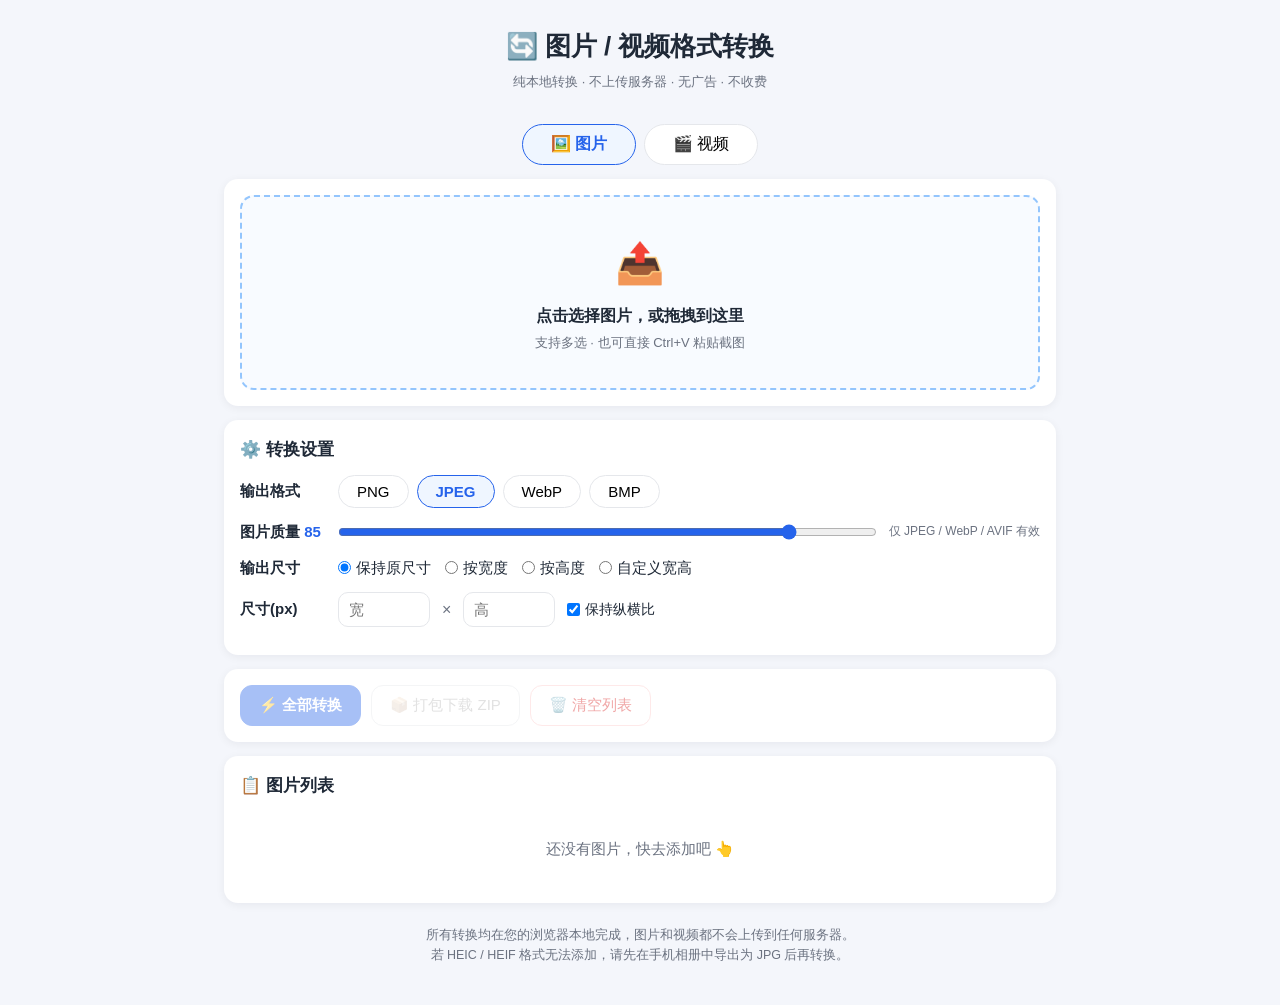
<file: index.html>
<!DOCTYPE html>
<html lang="zh-CN">
<head>
<meta charset="UTF-8">
<meta name="viewport" content="width=device-width, initial-scale=1.0, maximum-scale=1.0, user-scalable=no">
<title>图片视频格式转换 - 免费在线本地转换</title>
<meta name="description" content="免费图片和视频格式转换工具，支持 PNG、JPEG、AVIF、MP4、MOV、MKV、WebM 等格式，所有转换均在浏览器本地完成，不上传服务器。">
<link rel="stylesheet" href="styles.css?v=20260929p">
</head>
<body>
<header class="topbar">
  <h1>🔄 图片 / 视频格式转换</h1>
  <p class="tagline">纯本地转换 · 不上传服务器 · 无广告 · 不收费</p>
</header>

<main class="container">

  <!-- 模式切换 -->
  <div class="fmt-btns mode-tabs" id="modeTabs" role="tablist" aria-label="转换模式">
    <button class="fmt-btn active" data-mode="image" role="tab" aria-selected="true">🖼️ 图片</button>
    <button class="fmt-btn" data-mode="video" role="tab" aria-selected="false">🎬 视频</button>
  </div>

  <!-- 上传区 -->
  <section class="card">
    <div id="dropzone" class="dropzone" tabindex="0" role="button" aria-label="选择图片">
      <div class="dz-icon" id="dzIcon">📤</div>
      <div class="dz-text" id="dzText">点击选择图片，或拖拽到这里</div>
      <div class="dz-hint" id="dzHint">支持多选 · 也可直接 Ctrl+V 粘贴截图</div>
      <input type="file" id="fileInput" accept="image/*" multiple hidden>
    </div>
    <div id="uploadTip" class="tip" hidden></div>
  </section>

  <!-- 转换设置:图片模式 -->
  <section class="card" id="imgSettings">
    <h2>⚙️ 转换设置</h2>

    <div class="setting-row">
      <span class="setting-label">输出格式</span>
      <div class="fmt-btns" id="fmtBtns">
        <button class="fmt-btn" data-fmt="png">PNG</button>
        <button class="fmt-btn active" data-fmt="jpeg">JPEG</button>
        <button class="fmt-btn" data-fmt="webp" id="webpBtn">WebP</button>
        <button class="fmt-btn" data-fmt="bmp">BMP</button>
        <button class="fmt-btn" data-fmt="avif" id="avifBtn" hidden>AVIF</button>
      </div>
    </div>

    <div class="setting-row" id="qualityRow">
      <span class="setting-label">图片质量 <b id="qualityVal">85</b></span>
      <input type="range" id="quality" min="1" max="100" value="85" step="1">
      <span class="range-hint">仅 JPEG / WebP / AVIF 有效</span>
    </div>

    <div class="setting-row">
      <span class="setting-label">输出尺寸</span>
      <div class="size-modes" id="sizeModes">
        <label><input type="radio" name="sizeMode" value="orig" checked> 保持原尺寸</label>
        <label><input type="radio" name="sizeMode" value="width"> 按宽度</label>
        <label><input type="radio" name="sizeMode" value="height"> 按高度</label>
        <label><input type="radio" name="sizeMode" value="custom"> 自定义宽高</label>
      </div>
    </div>

    <div class="setting-row" id="sizeInputs" hidden>
      <span class="setting-label">尺寸(px)</span>
      <input type="number" id="inWidth" class="num" min="1" max="16000" placeholder="宽">
      <span class="times">×</span>
      <input type="number" id="inHeight" class="num" min="1" max="16000" placeholder="高">
      <label class="ratio" id="ratioWrap" hidden><input type="checkbox" id="keepRatio" checked> 保持纵横比</label>
    </div>
  </section>

  <!-- 转换设置:视频模式 -->
  <section class="card" id="vidSettings" hidden>
    <h2>⚙️ 转换设置</h2>

    <div class="setting-row">
      <span class="setting-label">输出格式</span>
      <div class="fmt-btns" id="vfmtBtns">
        <button class="fmt-btn active" data-fmt="mp4">MP4</button>
        <button class="fmt-btn" data-fmt="webm">WebM</button>
        <button class="fmt-btn" data-fmt="mov">MOV</button>
        <button class="fmt-btn" data-fmt="mkv">MKV</button>
      </div>
    </div>

    <div class="setting-row">
      <span class="setting-label">视频质量</span>
      <div class="fmt-btns" id="vqBtns">
        <button class="fmt-btn" data-q="small">小文件</button>
        <button class="fmt-btn active" data-q="balanced">平衡</button>
        <button class="fmt-btn" data-q="high">高质量</button>
      </div>
    </div>

    <div class="setting-row">
      <span class="setting-label">输出尺寸</span>
      <div class="size-modes" id="vsizeModes">
        <label><input type="radio" name="vsizeMode" value="orig" checked> 保持原尺寸</label>
        <label><input type="radio" name="vsizeMode" value="1080p"> 1080p</label>
        <label><input type="radio" name="vsizeMode" value="720p"> 720p</label>
        <label><input type="radio" name="vsizeMode" value="480p"> 480p</label>
        <label><input type="radio" name="vsizeMode" value="custom"> 自定义</label>
      </div>
    </div>

    <div class="setting-row" id="vsizeInputs" hidden>
      <span class="setting-label">尺寸(px)</span>
      <input type="number" id="vinWidth" class="num" min="16" max="7680" placeholder="宽">
      <span class="times">×</span>
      <input type="number" id="vinHeight" class="num" min="16" max="7680" placeholder="高">
      <label class="ratio"><input type="checkbox" id="vkeepRatio" checked> 保持纵横比</label>
    </div>

    <div class="setting-row">
      <span class="setting-label">帧率</span>
      <div class="size-modes" id="vfpsModes">
        <label><input type="radio" name="vfps" value="keep" checked> 保持原帧率</label>
        <label><input type="radio" name="vfps" value="24"> 24 FPS</label>
        <label><input type="radio" name="vfps" value="30"> 30 FPS</label>
        <label><input type="radio" name="vfps" value="60"> 60 FPS</label>
      </div>
    </div>

    <div class="setting-row">
      <span class="setting-label">音频</span>
      <div class="size-modes" id="vaudioModes">
        <label><input type="radio" name="vaudio" value="keep" checked> 保留音频</label>
        <label><input type="radio" name="vaudio" value="mute"> 静音</label>
      </div>
    </div>

    <div class="setting-row">
      <span class="setting-label">视频引擎</span>
      <span id="engineStatus" class="engine-status">未加载（首次进入视频模式时加载）</span>
      <button id="btnRetryEngine" class="btn" hidden>🔄 重新加载视频引擎</button>
    </div>
  </section>

  <!-- 批量操作 -->
  <section class="card actions">
    <button id="btnConvertAll" class="btn primary" disabled>⚡ 全部转换</button>
    <button id="btnCancelVideo" class="btn danger" hidden>✕ 取消转换</button>
    <button id="btnZip" class="btn" disabled>📦 打包下载 ZIP</button>
    <button id="btnClear" class="btn danger" disabled>🗑️ 清空列表</button>
    <span id="countLabel" class="count"></span>
  </section>

  <!-- 文件列表 -->
  <section class="card">
    <h2 id="listTitle">📋 图片列表</h2>
    <div id="emptyState" class="empty">还没有图片，快去添加吧 👆</div>
    <ul id="fileList" class="file-list"></ul>
  </section>

  <footer class="foot">
    所有转换均在您的浏览器本地完成，图片和视频都不会上传到任何服务器。<br>
    若 HEIC / HEIF 格式无法添加，请先在手机相册中导出为 JPG 后再转换。
  </footer>
</main>

<!-- 对比预览弹窗 -->
<div id="modal" class="modal" hidden>
  <div class="modal-box">
    <div class="modal-head">
      <span id="modalTitle">原图 / 结果对比</span>
      <button id="modalClose" class="btn small">✖ 关闭</button>
    </div>
    <div class="modal-imgs">
      <figure>
        <figcaption>原图 <span id="modalOrigInfo"></span></figcaption>
        <img id="modalOrig" alt="原图">
      </figure>
      <figure>
        <figcaption>转换后 <span id="modalNewInfo"></span></figcaption>
        <img id="modalNew" alt="转换结果">
      </figure>
    </div>
  </div>
</div>

<div id="toast" class="toast" hidden></div>

<!-- JSZip 按需加载:只有点击"打包下载 ZIP"时才下载,不点击则零成本 -->
<script src="app.js?v=20260929p"></script>
</body>
</html>
</file>
<file: styles.css>
/* 图片格式转换 - 纯净版样式 */
*{box-sizing:border-box;margin:0;padding:0}
:root{
  --bg:#f4f6fb; --card:#ffffff; --ink:#1f2937; --muted:#6b7280;
  --primary:#2563eb; --primary-d:#1d4ed8; --ok:#059669; --warn:#d97706;
  --danger:#dc2626; --line:#e5e7eb; --radius:14px;
}
body{
  font-family:-apple-system,BlinkMacSystemFont,"PingFang SC","Hiragino Sans GB","Microsoft YaHei",sans-serif;
  background:var(--bg); color:var(--ink); line-height:1.6;
  -webkit-tap-highlight-color:transparent;
}
.topbar{text-align:center;padding:26px 16px 10px}
.topbar h1{font-size:26px}
.tagline{color:var(--muted);font-size:13px;margin-top:4px}
.container{max-width:860px;margin:0 auto;padding:8px 14px 40px}
.card{background:var(--card);border-radius:var(--radius);padding:16px;margin-top:14px;
  box-shadow:0 2px 10px rgba(15,23,42,.06)}
.card h2{font-size:17px;margin-bottom:12px}

/* 上传区 */
.dropzone{
  border:2px dashed #93c5fd;border-radius:var(--radius);text-align:center;
  padding:34px 16px;cursor:pointer;background:#f8fbff;transition:.15s;outline:none;
}
.dropzone:hover,.dropzone.dragover{border-color:var(--primary);background:#eff6ff}
.dz-icon{font-size:40px}
.dz-text{font-size:16px;font-weight:600;margin-top:8px}
.dz-hint{font-size:13px;color:var(--muted);margin-top:4px}
.tip{margin-top:10px;font-size:13px;color:var(--warn);background:#fffbeb;
  border:1px solid #fde68a;border-radius:10px;padding:8px 12px}

/* 设置 */
.setting-row{display:flex;align-items:center;gap:12px;margin:12px 0;flex-wrap:wrap}
.setting-label{font-weight:600;min-width:86px;font-size:15px}
.setting-label b{color:var(--primary)}
.fmt-btns{display:flex;gap:8px;flex-wrap:wrap}
.fmt-btn{border:1.5px solid var(--line);background:#fff;border-radius:999px;
  padding:7px 18px;font-size:15px;cursor:pointer}
.fmt-btn.active{border-color:var(--primary);background:#eff6ff;color:var(--primary);font-weight:700}
input[type=range]{flex:1;min-width:140px;accent-color:var(--primary)}
.range-hint{font-size:12px;color:var(--muted)}
.size-modes{display:flex;gap:14px;flex-wrap:wrap;font-size:15px}
.size-modes label{cursor:pointer;display:flex;align-items:center;gap:5px}
.num{width:92px;padding:8px 10px;border:1.5px solid var(--line);border-radius:10px;font-size:15px}
.times{color:var(--muted)}
.ratio{font-size:14px;display:flex;align-items:center;gap:5px;cursor:pointer}

/* 按钮 */
.actions{display:flex;gap:10px;align-items:center;flex-wrap:wrap}
.btn{border:1.5px solid var(--line);background:#fff;border-radius:12px;
  padding:10px 18px;font-size:15px;cursor:pointer}
.btn:disabled{opacity:.4;cursor:not-allowed}
.btn.primary{background:var(--primary);border-color:var(--primary);color:#fff;font-weight:700}
.btn.primary:not(:disabled):active{background:var(--primary-d)}
.btn.danger{color:var(--danger);border-color:#fecaca}
.btn.small{padding:6px 12px;font-size:13px}
.count{margin-left:auto;font-size:13px;color:var(--muted)}

/* 文件列表 */
.empty{text-align:center;color:var(--muted);padding:26px 0;font-size:15px}
.file-list{list-style:none;display:flex;flex-direction:column;gap:12px}
.file-item{display:flex;gap:12px;border:1px solid var(--line);border-radius:12px;
  padding:10px;background:#fff;align-items:center}
.thumb{width:72px;height:72px;object-fit:cover;border-radius:10px;background:#f3f4f6;flex:none}
.file-info{flex:1;min-width:0}
.file-name{font-weight:600;font-size:14px;overflow:hidden;text-overflow:ellipsis;white-space:nowrap}
.file-meta{font-size:12.5px;color:var(--muted);margin-top:2px}
.file-result{font-size:13px;margin-top:4px}
.file-result .ok{color:var(--ok);font-weight:600}
.file-result .bad{color:var(--danger)}
.status{font-size:12px;border-radius:999px;padding:2px 10px;margin-left:6px;white-space:nowrap}
.status.wait{background:#f3f4f6;color:var(--muted)}
.status.doing{background:#fef3c7;color:#92400e}
.status.done{background:#d1fae5;color:#065f46}
.status.fail{background:#fee2e2;color:#991b1b}
.item-btns{display:flex;flex-direction:column;gap:6px;flex:none}
.item-btns .btn{padding:6px 10px;font-size:13px;white-space:nowrap}

.foot{text-align:center;color:var(--muted);font-size:12.5px;margin-top:22px}

/* 弹窗 */
.modal{position:fixed;inset:0;background:rgba(15,23,42,.55);display:flex;
  align-items:center;justify-content:center;z-index:50;padding:14px}
.modal[hidden]{display:none}
.modal-box{background:#fff;border-radius:var(--radius);max-width:860px;width:100%;
  max-height:92vh;overflow:auto;padding:16px}
.modal-head{display:flex;justify-content:space-between;align-items:center;margin-bottom:12px}
.modal-head span{font-weight:700;font-size:16px}
.modal-imgs{display:flex;gap:12px}
.modal-imgs figure{flex:1;min-width:0;text-align:center}
.modal-imgs img{max-width:100%;max-height:60vh;border-radius:10px;border:1px solid var(--line)}
.modal-imgs figcaption{font-size:13px;color:var(--muted);margin-bottom:6px}
.modal-imgs figcaption span{color:var(--ink)}

/* toast */
.toast{position:fixed;left:50%;bottom:26px;transform:translateX(-50%);
  background:#111827;color:#fff;padding:10px 20px;border-radius:999px;font-size:14px;
  z-index:99;box-shadow:0 4px 16px rgba(0,0,0,.25);max-width:90vw;text-align:center}
.toast[hidden]{display:none}

/* 模式切换 */
.mode-tabs{justify-content:center;margin-top:14px}
.mode-tabs .fmt-btn{padding:9px 28px;font-size:16px}

/* 视频引擎状态 */
.engine-status{font-size:13.5px;color:var(--muted)}
.engine-status.ok{color:var(--ok);font-weight:600}
.engine-status.loading{color:var(--warn)}
.engine-status.err{color:var(--danger)}

/* 视频转换进度条(真实 FFmpeg 进度驱动) */
.progress{height:8px;background:#eef2f7;border-radius:99px;overflow:hidden;margin-top:6px}
.progress > i{display:block;height:100%;width:0;background:var(--primary);
  border-radius:99px;transition:width .25s}
.prog-text{font-size:12.5px;color:var(--muted);margin-top:2px}

/* 视频缩略图占位(缩略图生成失败时) */
.vthumb{width:72px;height:72px;border-radius:10px;background:#f3f4f6;flex:none;
  display:flex;align-items:center;justify-content:center;font-size:30px}

/* 列表内单视频输出格式选择 */
.vfmt{padding:6px 8px;border:1.5px solid var(--line);border-radius:10px;
  font-size:13px;background:#fff;color:var(--ink)}

@media (max-width:560px){
  .modal-imgs{flex-direction:column}
  .file-item{flex-wrap:wrap}
  .item-btns{flex-direction:row;flex-wrap:wrap;width:100%}
  .setting-label{min-width:70px}
}
</file>
